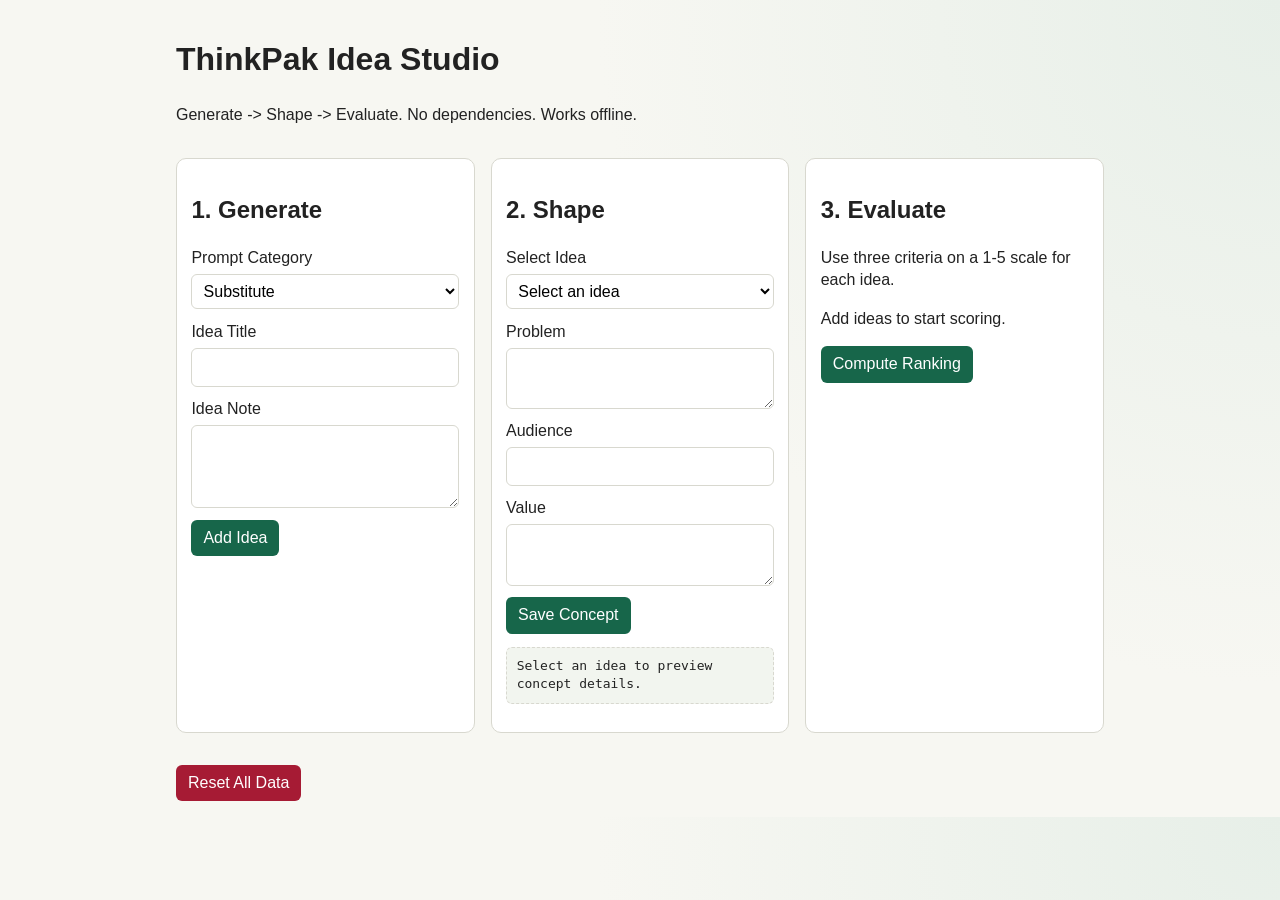
<file: specs/002-thinkpak-idea-studio/app/index.html>
<!doctype html>
<html lang="en">
  <head>
    <meta charset="UTF-8" />
    <meta name="viewport" content="width=device-width, initial-scale=1.0" />
    <title>ThinkPak Idea Studio</title>
    <link rel="stylesheet" href="styles.css" />
  </head>
  <body>
    <header>
      <h1>ThinkPak Idea Studio</h1>
      <p>Generate -> Shape -> Evaluate. No dependencies. Works offline.</p>
    </header>

    <main>
      <section aria-labelledby="generate-heading" class="panel">
        <h2 id="generate-heading">1. Generate</h2>
        <div class="row">
          <label for="promptCategory">Prompt Category</label>
          <select id="promptCategory">
            <option>Substitute</option>
            <option>Combine</option>
            <option>Adapt</option>
            <option>Eliminate</option>
            <option>Rearrange</option>
            <option>Reverse</option>
          </select>
        </div>
        <div class="row">
          <label for="ideaTitle">Idea Title</label>
          <input id="ideaTitle" type="text" maxlength="80" />
        </div>
        <div class="row">
          <label for="ideaNote">Idea Note</label>
          <textarea id="ideaNote" rows="3" maxlength="280"></textarea>
        </div>
        <button id="addIdea">Add Idea</button>
        <ul id="ideaList" class="list"></ul>
      </section>

      <section aria-labelledby="shape-heading" class="panel">
        <h2 id="shape-heading">2. Shape</h2>
        <div class="row">
          <label for="shapeIdeaSelect">Select Idea</label>
          <select id="shapeIdeaSelect"></select>
        </div>
        <div class="row">
          <label for="problem">Problem</label>
          <textarea id="problem" rows="2"></textarea>
        </div>
        <div class="row">
          <label for="audience">Audience</label>
          <input id="audience" type="text" maxlength="100" />
        </div>
        <div class="row">
          <label for="value">Value</label>
          <textarea id="value" rows="2"></textarea>
        </div>
        <button id="saveShape">Save Concept</button>
        <pre id="conceptPreview" class="preview"></pre>
      </section>

      <section aria-labelledby="evaluate-heading" class="panel">
        <h2 id="evaluate-heading">3. Evaluate</h2>
        <p>Use three criteria on a 1-5 scale for each idea.</p>
        <div id="scoreBoard"></div>
        <button id="computeRanking">Compute Ranking</button>
        <ol id="rankingList"></ol>
        <p id="winnerRationale" class="winner"></p>
      </section>
    </main>

    <footer>
      <button id="resetData" class="danger">Reset All Data</button>
    </footer>

    <script src="app.js"></script>
  </body>
</html>
</file>
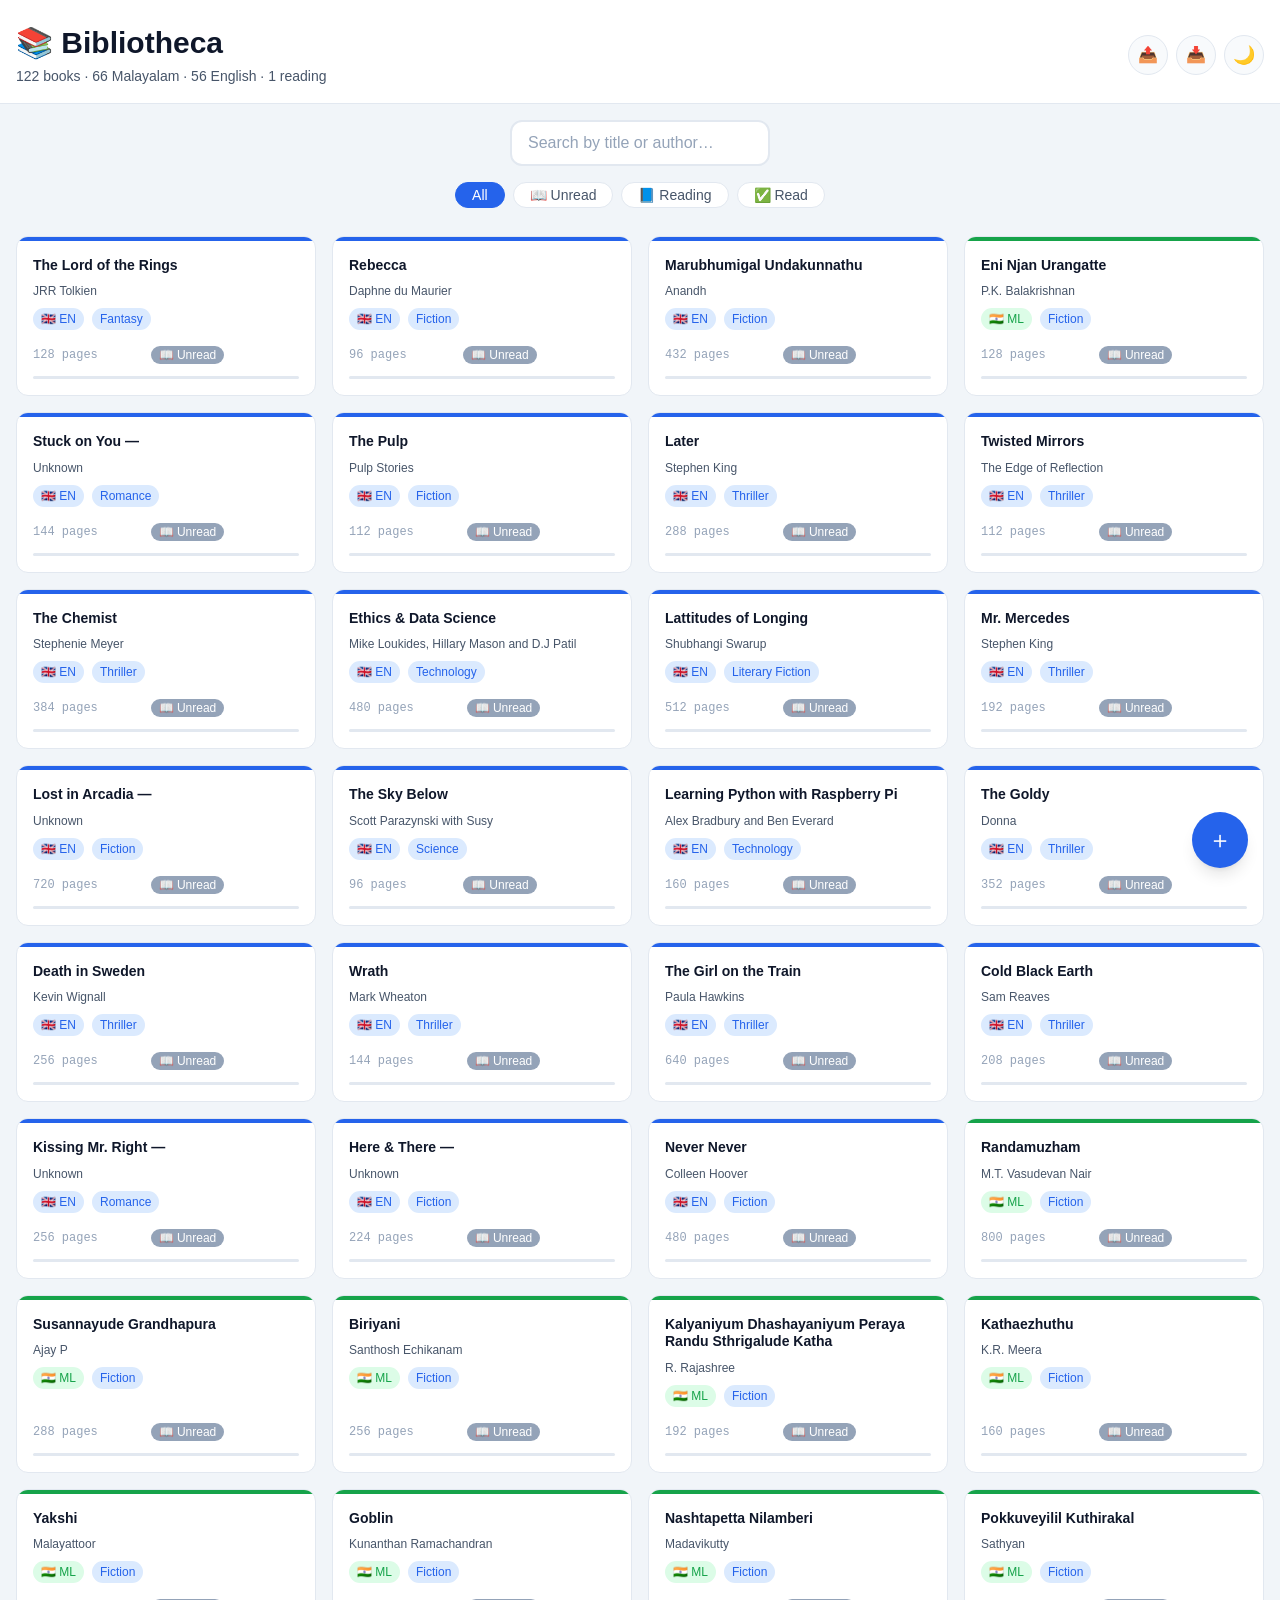
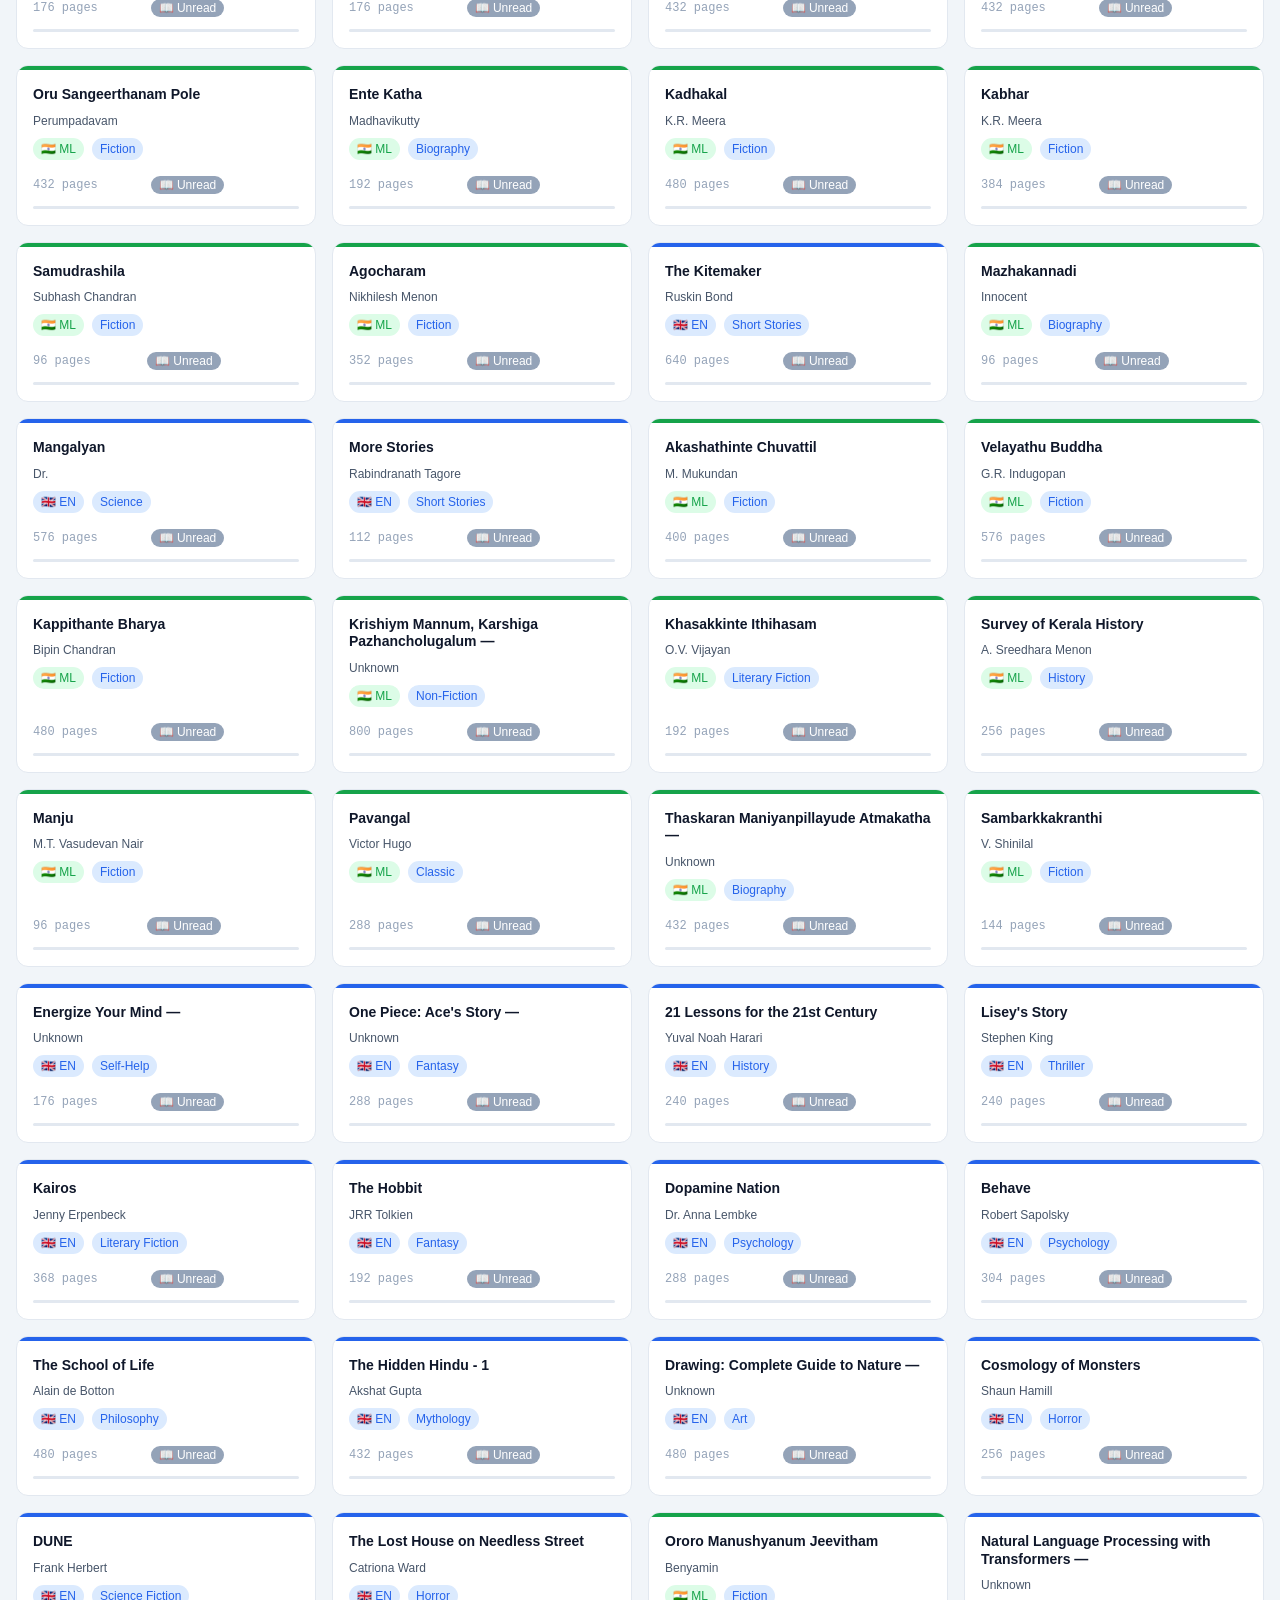
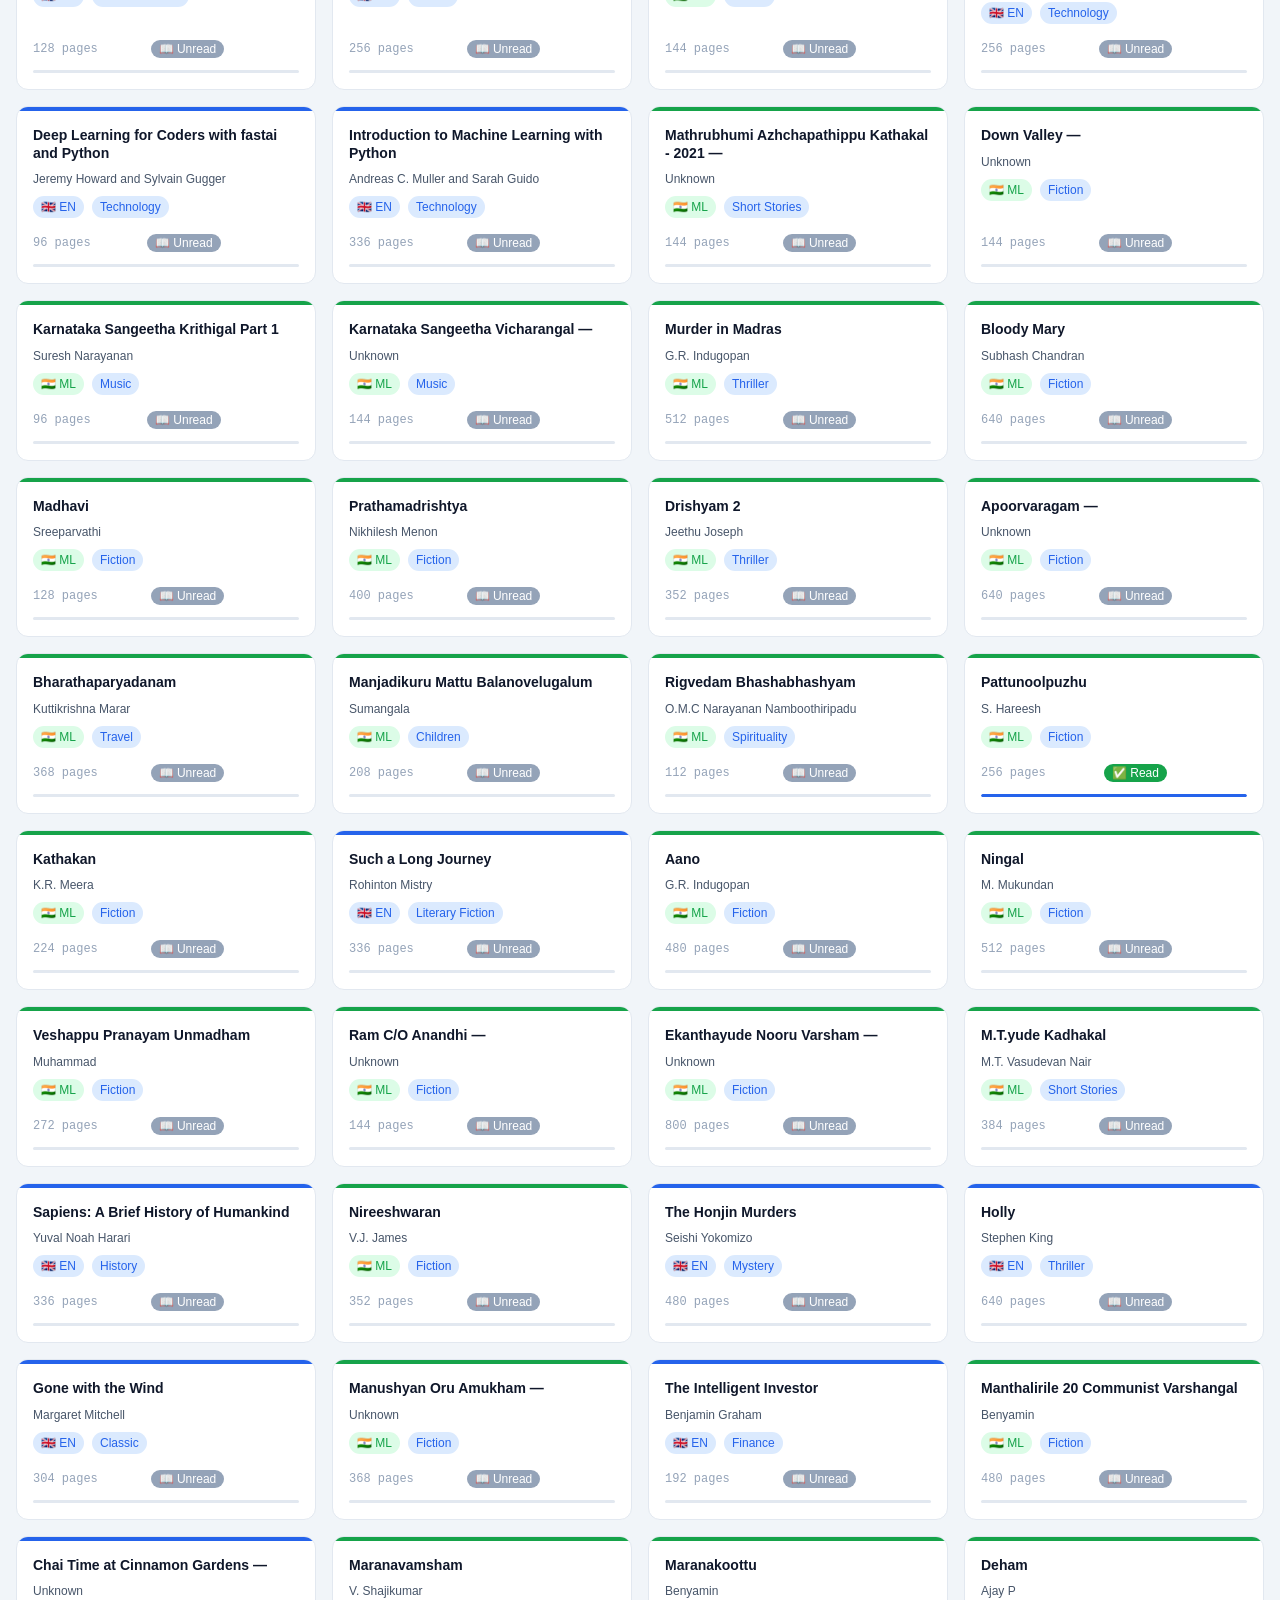
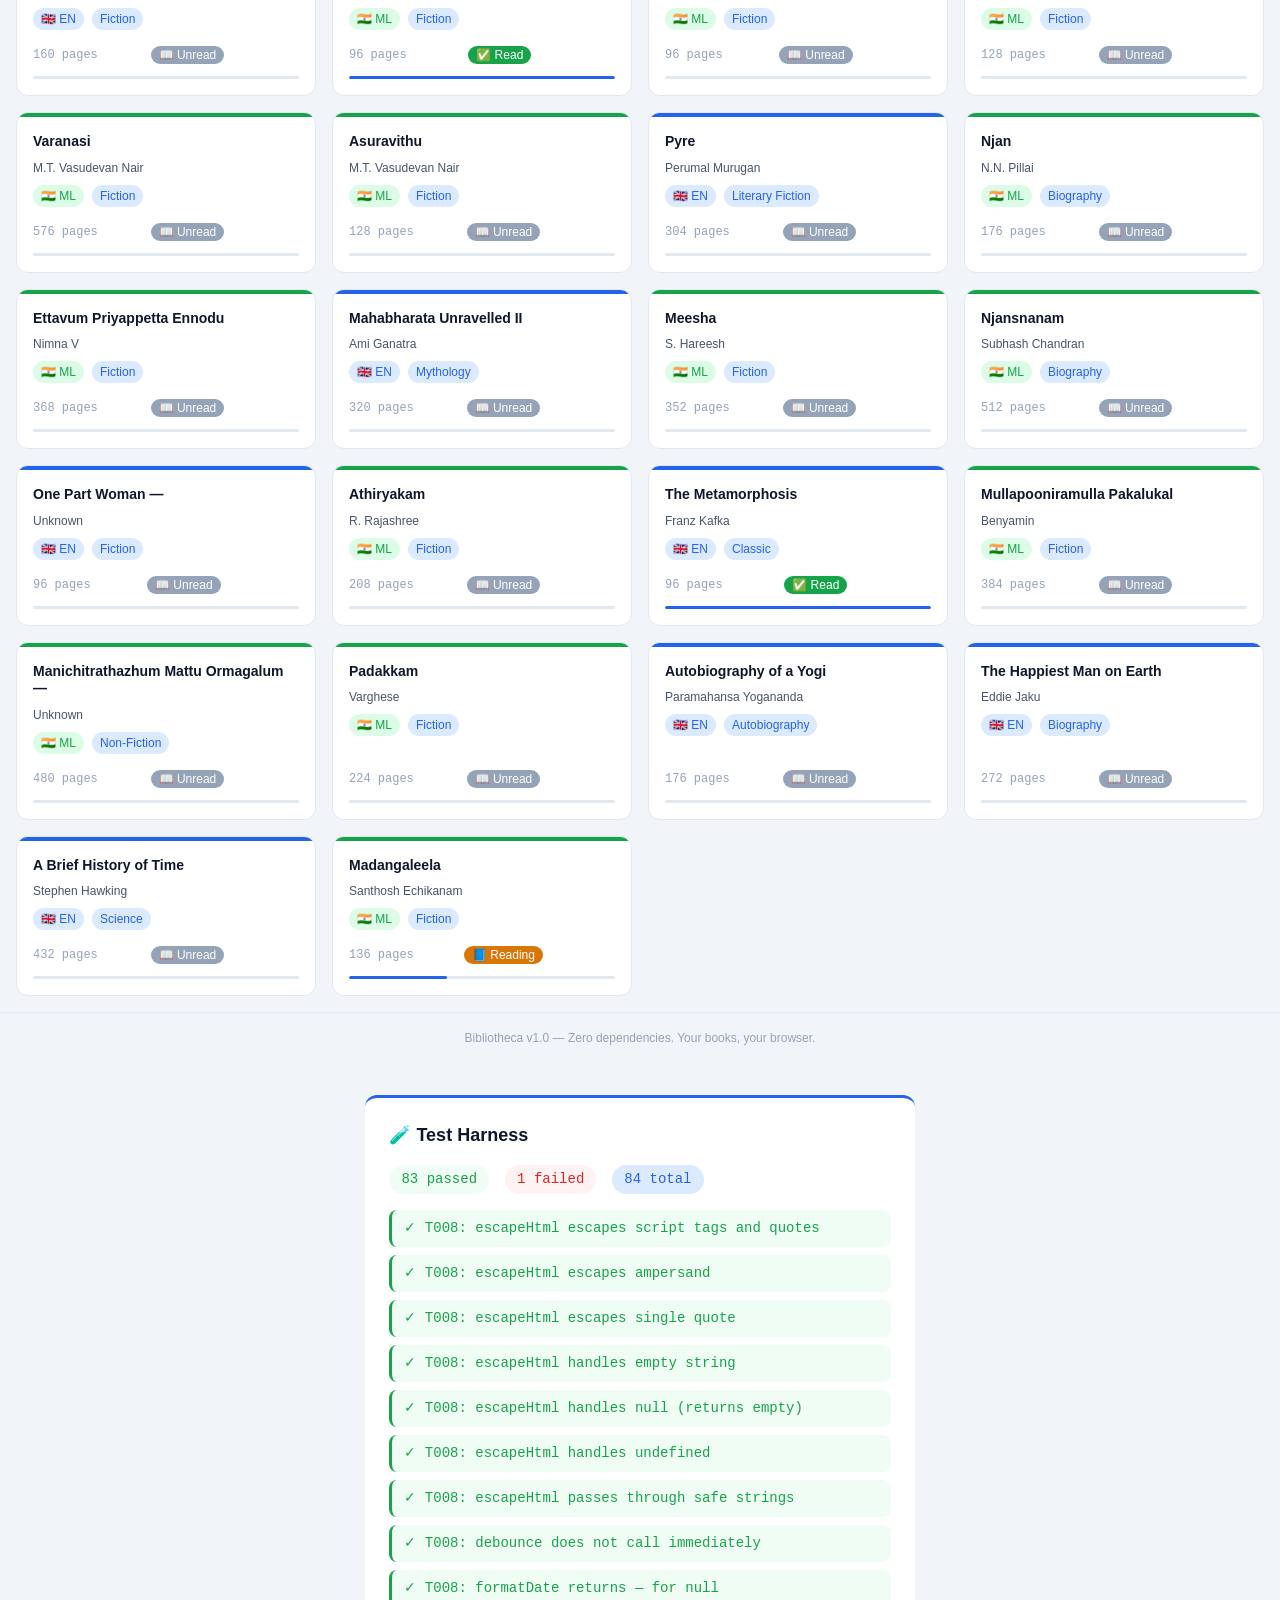
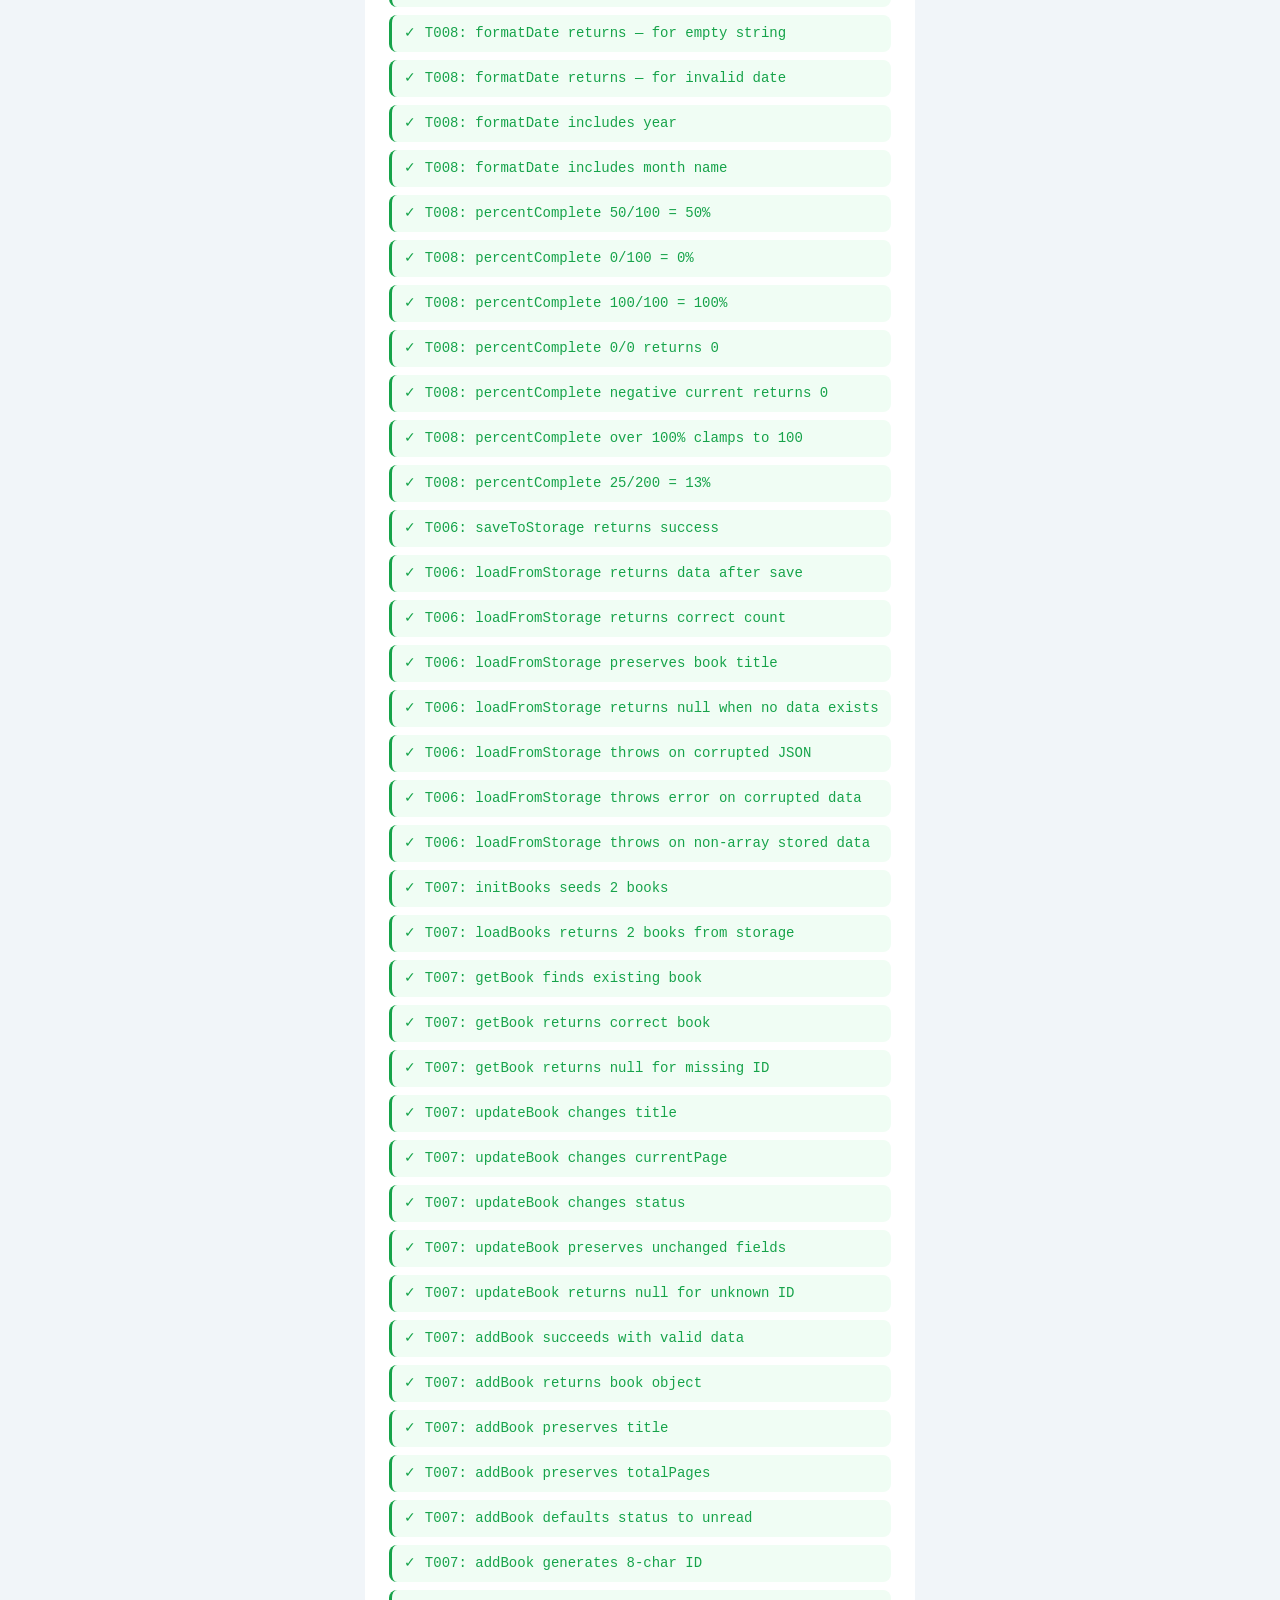
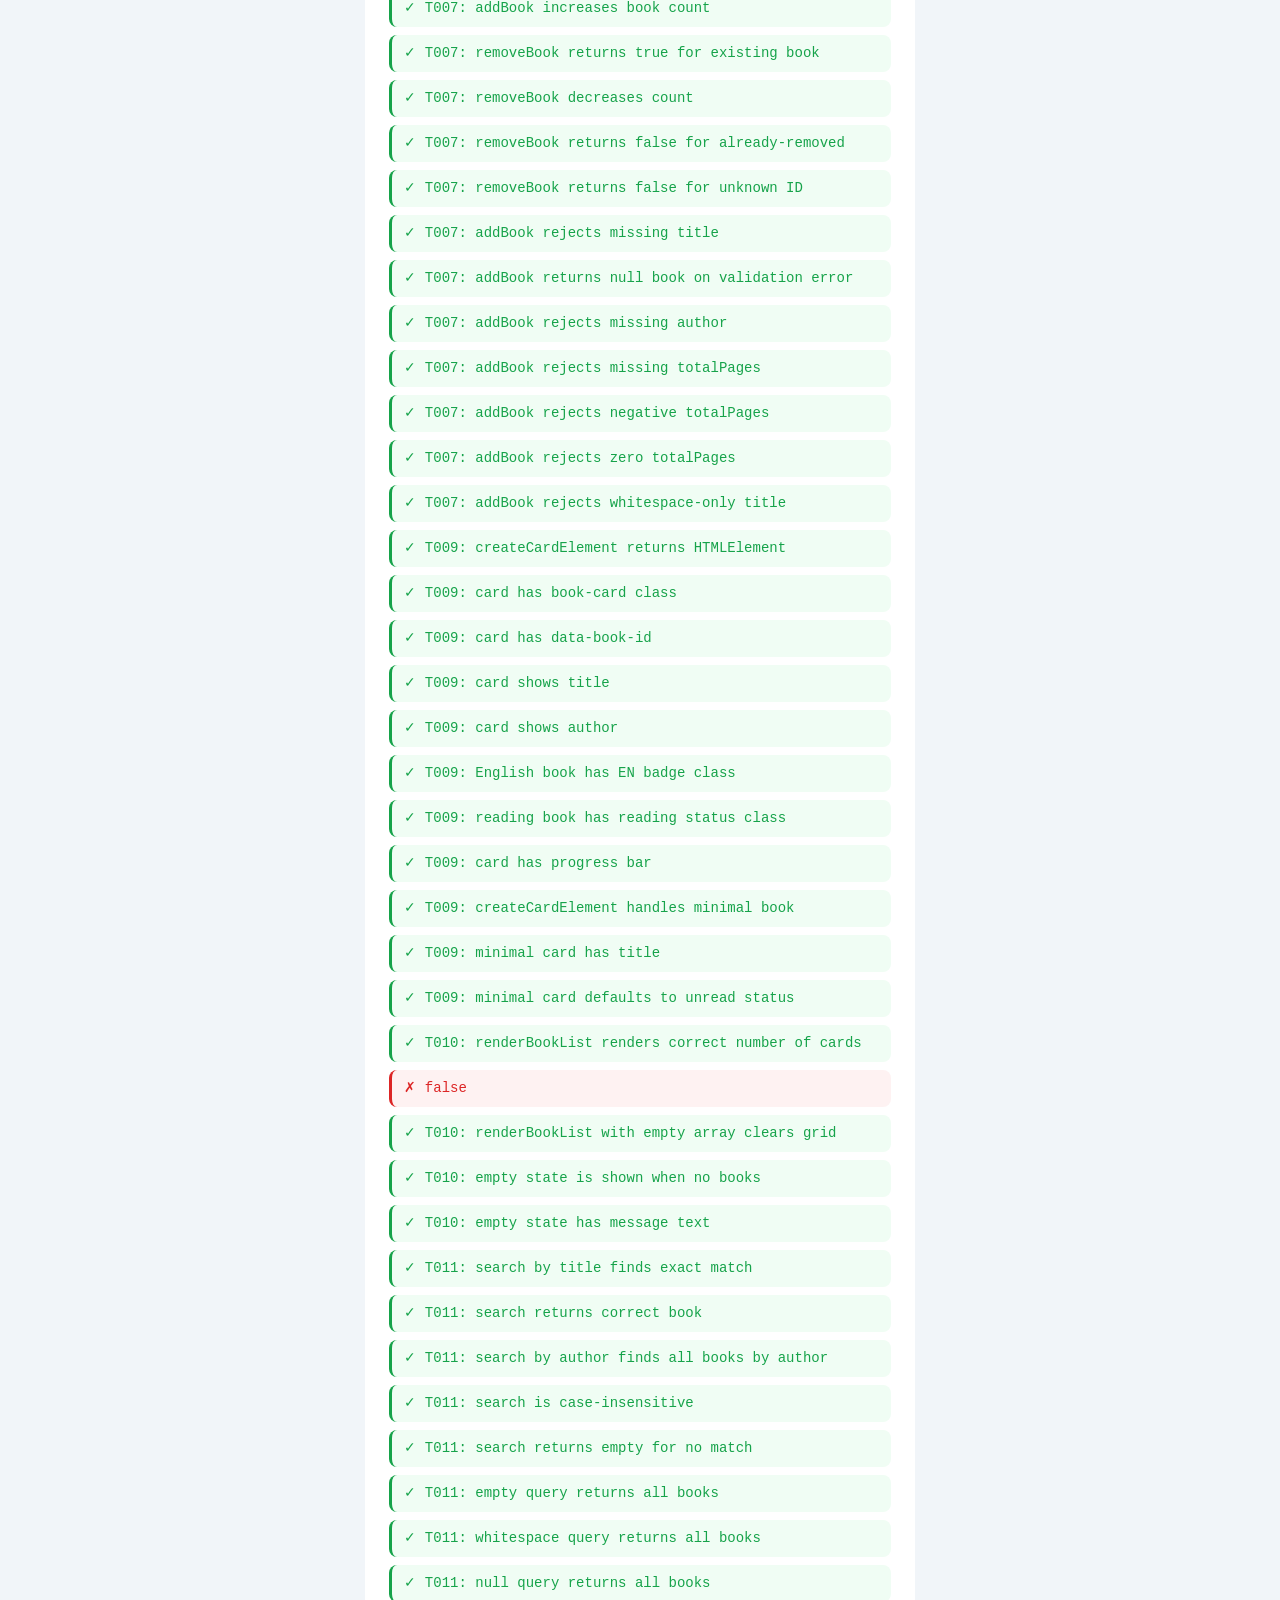
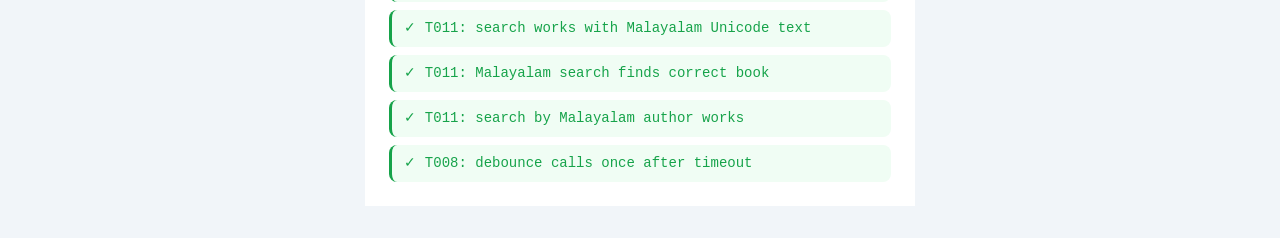
<file: specs/003-bibliotheca/app/index.html>
<!DOCTYPE html>
<html lang="en" data-theme="light">
<head>
  <meta charset="UTF-8">
  <meta name="viewport" content="width=device-width, initial-scale=1.0">
  <meta name="description" content="Bibliotheca — Personal Library Management System. Browse, search, and track 122 books.">
  <title>Bibliotheca — My Library</title>
  <link rel="stylesheet" href="styles.css">
</head>
<body>
  <!-- Skip navigation link for keyboard users -->
  <a href="#main-content" class="skip-link">Skip to main content</a>

  <!-- Header with app title -->
  <header class="app-header" role="banner">
    <div class="app-header-inner">
      <div>
        <h1 class="app-title">📚 Bibliotheca</h1>
        <p class="app-subtitle" id="library-stats">Loading your library…</p>
      </div>
      <div class="header-actions">
        <button
          id="export-btn"
          class="header-icon-btn"
          type="button"
          aria-label="Export library to JSON"
          title="Export library as JSON"
        >📤</button>
        <button
          id="import-btn"
          class="header-icon-btn"
          type="button"
          aria-label="Import library from JSON"
          title="Import library from JSON"
        >📥</button>
        <input
          type="file"
          id="import-file-input"
          accept=".json,application/json"
          aria-hidden="true"
          tabindex="-1"
          hidden
        >
        <button
          id="theme-toggle"
          class="theme-toggle"
          type="button"
          aria-label="Switch to dark mode"
          title="Toggle dark/light mode"
        >🌙</button>
      </div>
    </div>
  </header>

  <!-- Search: role="search" landmark per ARIA -->
  <div class="search-bar" role="search" aria-label="Search books">
    <label for="search-input" class="sr-only">Search by title or author</label>
    <input
      type="search"
      id="search-input"
      class="search-input"
      placeholder="Search by title or author…"
      aria-label="Search books by title or author"
      autocomplete="off"
    >
    <button
      class="search-clear"
      id="search-clear"
      aria-label="Clear search"
      type="button"
      hidden
    >&times;</button>
  </div>

  <!-- Filter bar -->
  <div class="filter-bar" role="group" aria-label="Filter books by status">
    <button class="filter-btn filter-btn--active" data-filter="all" type="button">All</button>
    <button class="filter-btn" data-filter="unread" type="button">📖 Unread</button>
    <button class="filter-btn" data-filter="reading" type="button">📘 Reading</button>
    <button class="filter-btn" data-filter="read" type="button">✅ Read</button>
  </div>

  <!-- Main content: book grid -->
  <main id="main-content" class="main-content">
    <!-- Book grid rendered here by app.js -->
    <div id="book-grid" class="book-grid" role="list" aria-label="Book library">
      <p class="loading-message">Loading your library…</p>
    </div>

    <!-- Empty state (hidden by default) -->
    <div id="empty-state" class="empty-state" hidden>
      <p class="empty-message"></p>
    </div>
  </main>

  <!-- Add Book FAB -->
  <button
    id="add-book-btn"
    class="fab"
    type="button"
    aria-label="Add new book"
    title="Add new book"
  >＋</button>

  <!-- Add Book Dialog -->
  <dialog id="add-book-dialog" aria-label="Add new book" aria-modal="true">
    <form id="add-book-form" novalidate>
      <h2 class="dialog-title">📖 Add Book</h2>
      <div class="form-group">
        <label for="form-title">Title <span class="required" aria-hidden="true">*</span></label>
        <input type="text" id="form-title" name="title" required autocomplete="off" placeholder="Book title">
      </div>
      <div class="form-group">
        <label for="form-author">Author <span class="required" aria-hidden="true">*</span></label>
        <input type="text" id="form-author" name="author" required autocomplete="off" placeholder="Author name">
      </div>
      <div class="form-row">
        <div class="form-group">
          <label for="form-language">Language</label>
          <select id="form-language" name="language">
            <option value="English">🇬🇧 English</option>
            <option value="Malayalam">🇮🇳 Malayalam</option>
          </select>
        </div>
        <div class="form-group">
          <label for="form-genre">Genre</label>
          <input type="text" id="form-genre" name="genre" placeholder="Fiction" autocomplete="off">
        </div>
      </div>
      <div class="form-group">
        <label for="form-pages">Total Pages <span class="required" aria-hidden="true">*</span></label>
        <input type="number" id="form-pages" name="totalPages" min="1" required placeholder="e.g. 320">
      </div>
      <div id="add-book-error" class="form-error" role="alert" hidden></div>
      <div class="form-actions">
        <button type="button" id="add-book-cancel" class="btn-secondary">Cancel</button>
        <button type="submit" class="btn-primary">Add Book</button>
      </div>
    </form>
  </dialog>

  <!-- Footer -->
  <footer class="app-footer" role="contentinfo">
    <p>Bibliotheca v1.0 — Zero dependencies. Your books, your browser.</p>
  </footer>

  <!-- Test harness: rendered inline, follows constitution TDD mandate -->
  <section id="test-harness" class="test-harness" aria-label="Test results" role="region">
    <h2 class="test-harness-title">🧪 Test Harness</h2>
    <div class="test-summary">
      <span id="test-pass-count" class="test-count test-pass">0 passed</span>
      <span id="test-fail-count" class="test-count test-fail">0 failed</span>
      <span id="test-total-count" class="test-count test-total">0 total</span>
    </div>
    <ol id="test-results" class="test-results" role="list"></ol>
  </section>

  <!-- Application module -->
  <script type="module" src="app.js"></script>
</body>
</html>
</file>
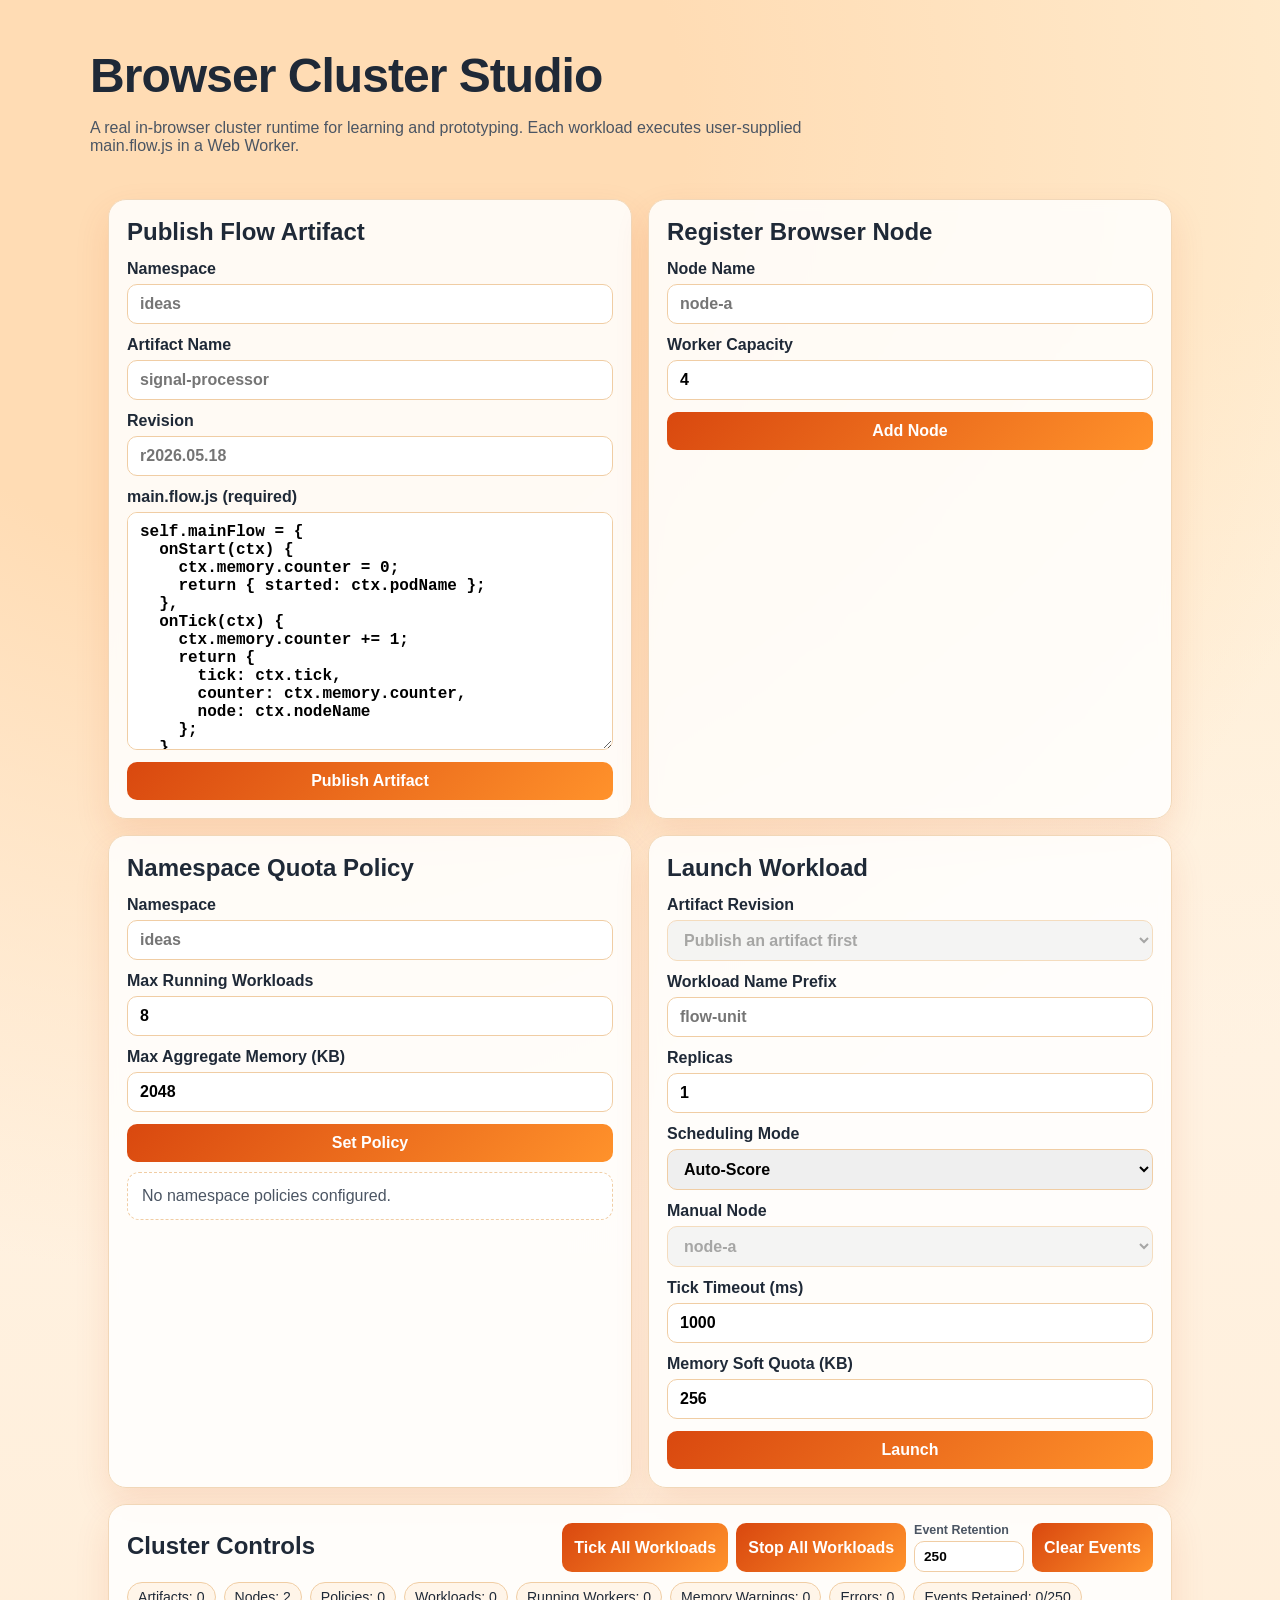
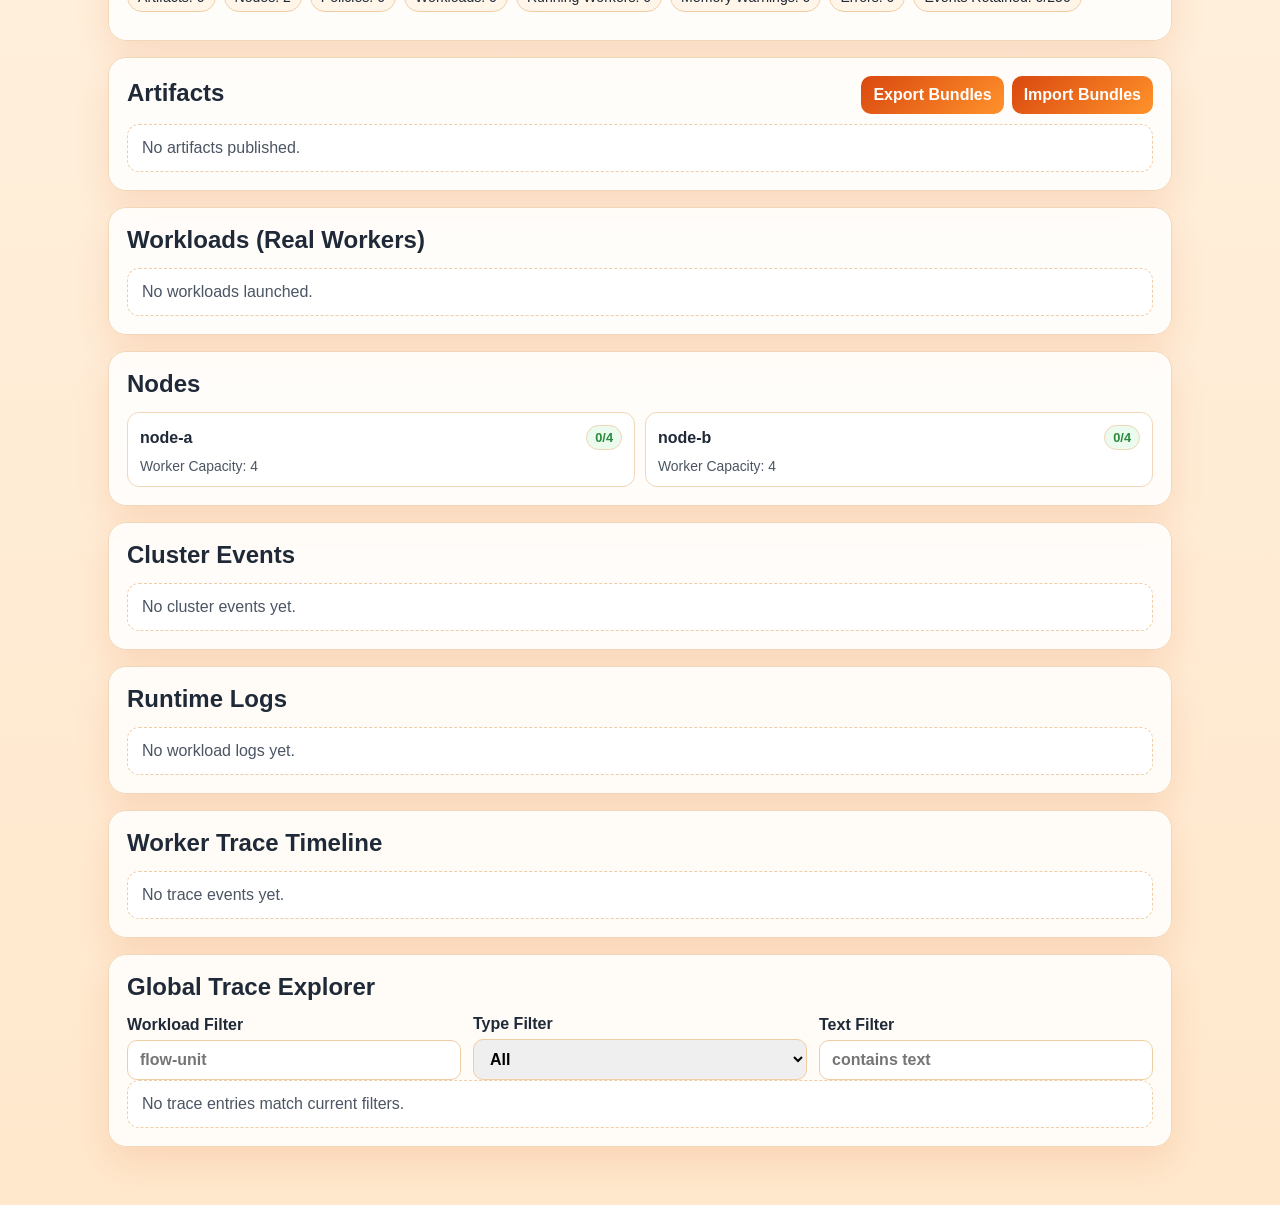
<file: specs/004-browser-k8s/app/index.html>
<!DOCTYPE html>
<html lang="en">
<head>
    <meta charset="UTF-8">
    <meta name="viewport" content="width=device-width, initial-scale=1.0">
    <title>Browser Cluster Studio</title>
    <link rel="stylesheet" href="styles.css">
</head>
<body>
    <header class="hero">
        <div class="hero-inner">
            <h1>Browser Cluster Studio</h1>
            <p>A real in-browser cluster runtime for learning and prototyping. Each workload executes user-supplied main.flow.js in a Web Worker.</p>
        </div>
    </header>

    <main class="layout" id="app-root">
        <section class="panel">
            <h2>Publish Flow Artifact</h2>
            <form id="artifact-form" class="stack">
                <label>
                    Namespace
                    <input type="text" name="namespace" placeholder="ideas" required>
                </label>
                <label>
                    Artifact Name
                    <input type="text" name="artifactName" placeholder="signal-processor" required>
                </label>
                <label>
                    Revision
                    <input type="text" name="revision" placeholder="r2026.05.18" required>
                </label>
                <label>
                    main.flow.js (required)
                    <textarea name="mainFlowSource" rows="12" spellcheck="false" required>self.mainFlow = {
  onStart(ctx) {
    ctx.memory.counter = 0;
    return { started: ctx.podName };
  },
  onTick(ctx) {
    ctx.memory.counter += 1;
    return {
      tick: ctx.tick,
      counter: ctx.memory.counter,
      node: ctx.nodeName
    };
  },
  onStop(ctx) {
    return { stoppedAtTick: ctx.tick };
  }
};</textarea>
                </label>
                <button type="submit">Publish Artifact</button>
            </form>
        </section>

        <section class="panel">
            <h2>Register Browser Node</h2>
            <form id="node-form" class="stack">
                <label>
                    Node Name
                    <input type="text" name="nodeName" placeholder="node-a" required>
                </label>
                <label>
                    Worker Capacity
                    <input type="number" name="workerCapacity" min="1" value="4" required>
                </label>
                <button type="submit">Add Node</button>
            </form>
        </section>

        <section class="panel">
            <h2>Namespace Quota Policy</h2>
            <form id="policy-form" class="stack">
                <label>
                    Namespace
                    <input type="text" name="namespace" placeholder="ideas" required>
                </label>
                <label>
                    Max Running Workloads
                    <input type="number" name="maxWorkers" min="1" value="8" required>
                </label>
                <label>
                    Max Aggregate Memory (KB)
                    <input type="number" name="maxMemoryKb" min="64" value="2048" required>
                </label>
                <button type="submit">Set Policy</button>
            </form>
            <div id="namespace-policy-list" class="registry-list"></div>
        </section>

        <section class="panel">
            <h2>Launch Workload</h2>
            <form id="workload-form" class="stack">
                <label>
                    Artifact Revision
                    <select name="artifactRef" id="artifact-ref" required></select>
                </label>
                <label>
                    Workload Name Prefix
                    <input type="text" name="prefix" placeholder="flow-unit" required>
                </label>
                <label>
                    Replicas
                    <input type="number" name="replicas" min="1" value="1" required>
                </label>
                <label>
                    Scheduling Mode
                    <select name="scheduleMode" id="schedule-mode">
                        <option value="auto">Auto-Score</option>
                        <option value="manual">Manual Node</option>
                    </select>
                </label>
                <label>
                    Manual Node
                    <select name="manualNode" id="manual-node"></select>
                </label>
                <label>
                    Tick Timeout (ms)
                    <input type="number" name="tickTimeoutMs" min="50" value="1000" required>
                </label>
                <label>
                    Memory Soft Quota (KB)
                    <input type="number" name="memorySoftQuotaKb" min="16" value="256" required>
                </label>
                <button type="submit">Launch</button>
            </form>
        </section>

        <section class="panel panel-wide">
            <div class="toolbar">
                <h2>Cluster Controls</h2>
                <div class="summary">
                    <button id="tick-all" type="button">Tick All Workloads</button>
                    <button id="stop-all" type="button">Stop All Workloads</button>
                    <label class="inline-control" for="events-retention">
                        Event Retention
                        <input id="events-retention" type="number" min="50" max="2000" step="50" value="250">
                    </label>
                    <button id="clear-events" type="button">Clear Events</button>
                </div>
            </div>
            <div id="cluster-summary" class="summary"></div>
        </section>

        <section class="panel panel-wide">
            <div class="toolbar">
                <h2>Artifacts</h2>
                <div class="summary">
                    <button id="export-artifacts" type="button">Export Bundles</button>
                    <button id="import-artifacts" type="button">Import Bundles</button>
                    <input id="artifact-import-file" type="file" accept="application/json" hidden>
                </div>
            </div>
            <div id="artifact-list" class="registry-list"></div>
        </section>

        <section class="panel panel-wide">
            <div class="toolbar">
                <h2>Workloads (Real Workers)</h2>
            </div>
            <div id="workload-list" class="registry-list"></div>
        </section>

        <section class="panel panel-wide">
            <div class="toolbar">
                <h2>Nodes</h2>
            </div>
            <div id="node-list" class="registry-list"></div>
        </section>

        <section class="panel panel-wide">
            <div class="toolbar">
                <h2>Cluster Events</h2>
            </div>
            <div id="event-list" class="registry-list"></div>
        </section>

        <section class="panel panel-wide">
            <div class="toolbar">
                <h2>Runtime Logs</h2>
            </div>
            <div id="log-list" class="registry-list"></div>
        </section>

        <section class="panel panel-wide">
            <div class="toolbar">
                <h2>Worker Trace Timeline</h2>
            </div>
            <div id="trace-list" class="registry-list"></div>
        </section>

        <section class="panel panel-wide">
            <div class="toolbar">
                <h2>Global Trace Explorer</h2>
            </div>
            <form id="trace-filter-form" class="stack service-grid">
                <label>
                    Workload Filter
                    <input type="text" id="trace-filter-workload" placeholder="flow-unit">
                </label>
                <label>
                    Type Filter
                    <select id="trace-filter-type">
                        <option value="">All</option>
                        <option value="schedule">schedule</option>
                        <option value="start">start</option>
                        <option value="tick">tick</option>
                        <option value="memoryWarn">memoryWarn</option>
                        <option value="memoryRecover">memoryRecover</option>
                        <option value="stop">stop</option>
                        <option value="error">error</option>
                    </select>
                </label>
                <label>
                    Text Filter
                    <input type="text" id="trace-filter-text" placeholder="contains text">
                </label>
            </form>
            <div id="global-trace-list" class="registry-list"></div>
        </section>
    </main>

    <script src="app.js"></script>
</body>
</html>
</file>
<file: specs/002-thinkpak-idea-studio/app/styles.css>
:root {
  --bg: #f7f7f2;
  --ink: #222222;
  --panel: #ffffff;
  --line: #d8d8cf;
  --accent: #17664a;
  --danger: #a61b34;
}

* {
  box-sizing: border-box;
}

body {
  margin: 0;
  font-family: "Segoe UI", Tahoma, sans-serif;
  color: var(--ink);
  background: radial-gradient(circle at top right, #e7efe8, var(--bg) 45%);
  line-height: 1.4;
}

header,
footer {
  max-width: 960px;
  margin: 0 auto;
  padding: 1rem;
}

main {
  max-width: 960px;
  margin: 0 auto;
  display: grid;
  gap: 1rem;
  grid-template-columns: repeat(auto-fit, minmax(270px, 1fr));
  padding: 0 1rem 1rem;
}

.panel {
  background: var(--panel);
  border: 1px solid var(--line);
  border-radius: 10px;
  padding: 0.9rem;
}

.row {
  display: grid;
  gap: 0.3rem;
  margin-bottom: 0.7rem;
}

input,
textarea,
select,
button {
  font: inherit;
}

input,
textarea,
select {
  width: 100%;
  border: 1px solid var(--line);
  border-radius: 6px;
  padding: 0.45rem;
  background: #fff;
}

button {
  border: 0;
  border-radius: 6px;
  padding: 0.45rem 0.75rem;
  background: var(--accent);
  color: #fff;
  cursor: pointer;
}

button.danger {
  background: var(--danger);
}

.list {
  margin: 0.6rem 0 0;
  padding-left: 1rem;
}

.preview {
  background: #f2f5ef;
  border: 1px dashed var(--line);
  border-radius: 6px;
  padding: 0.6rem;
  white-space: pre-wrap;
}

.winner {
  font-weight: 600;
}
</file>
<file: specs/003-bibliotheca/app/styles.css>
/* ==========================================================================
   Bibliotheca — Design Tokens & Base Styles
   Zero dependencies. Custom properties for everything.
   ========================================================================== */

/* ── Base Reset ─────────────────────────────────────────────────────────── */
*,
*::before,
*::after {
  box-sizing: border-box;
  margin: 0;
  padding: 0;
}

/* ── CSS Custom Properties ──────────────────────────────────────────────── */
:root {
  /* Color palette */
  --color-primary: #2563eb;          /* Blue 600 — primary actions */
  --color-primary-hover: #1d4ed8;    /* Blue 700 */
  --color-primary-light: #dbeafe;    /* Blue 100 — subtle backgrounds */

  --color-surface: #ffffff;          /* Card/panel backgrounds */
  --color-surface-alt: #f8fafc;      /* Alternate surface (subtle gray) */
  --color-background: #f1f5f9;       /* Page background */

  --color-text: #0f172a;             /* Slate 900 — primary text */
  --color-text-secondary: #475569;   /* Slate 600 — secondary text */
  --color-text-muted: #94a3b8;       /* Slate 400 — muted/placeholder */

  --color-border: #e2e8f0;           /* Slate 200 — borders, dividers */
  --color-border-focus: #2563eb;     /* Focus ring color */

  /* Accent: language badges */
  --color-accent-ml: #16a34a;        /* Green 600 — Malayalam */
  --color-accent-ml-bg: #dcfce7;     /* Green 100 */
  --color-accent-en: #2563eb;        /* Blue 600 — English */
  --color-accent-en-bg: #dbeafe;     /* Blue 100 */

  /* Status colors */
  --color-status-unread: #94a3b8;    /* Slate 400 — Unread */
  --color-status-reading: #d97706;   /* Amber 600 — Reading */
  --color-status-read: #16a34a;      /* Green 600 — Read */

  /* Feedback */
  --color-success: #16a34a;          /* Green 600 */
  --color-warning: #d97706;          /* Amber 600 */
  --color-error: #dc2626;            /* Red 600 */
  --color-error-bg: #fef2f2;         /* Red 50 */

  /* Test harness */
  --color-test-pass: #16a34a;
  --color-test-pass-bg: #f0fdf4;
  --color-test-fail: #dc2626;
  --color-test-fail-bg: #fef2f2;

  /* Spacing scale (4px base) */
  --space-1: 0.25rem;   /* 4px */
  --space-2: 0.5rem;    /* 8px */
  --space-3: 0.75rem;   /* 12px */
  --space-4: 1rem;      /* 16px */
  --space-5: 1.25rem;   /* 20px */
  --space-6: 1.5rem;    /* 24px */
  --space-8: 2rem;      /* 32px */
  --space-10: 2.5rem;   /* 40px */
  --space-12: 3rem;     /* 48px */
  --space-16: 4rem;     /* 64px */

  /* Typography */
  --font-sans: -apple-system, BlinkMacSystemFont, "Segoe UI", Roboto,
               "Noto Sans", "Noto Sans Malayalam", Oxygen, Ubuntu, Cantarell,
               "Fira Sans", "Droid Sans", "Helvetica Neue", sans-serif;
  --font-mono: "SF Mono", "Fira Code", "Fira Mono", "Roboto Mono",
               "Cascadia Code", Consolas, monospace;

  --text-xs: 0.75rem;    /* 12px */
  --text-sm: 0.875rem;   /* 14px */
  --text-base: 1rem;     /* 16px */
  --text-lg: 1.125rem;   /* 18px */
  --text-xl: 1.25rem;    /* 20px */
  --text-2xl: 1.5rem;    /* 24px */
  --text-3xl: 1.875rem;  /* 30px */

  --leading-tight: 1.25;
  --leading-normal: 1.5;
  --leading-relaxed: 1.75;

  --font-normal: 400;
  --font-medium: 500;
  --font-semibold: 600;
  --font-bold: 700;

  /* Borders & Radius */
  --radius-sm: 0.25rem;   /* 4px */
  --radius-md: 0.5rem;    /* 8px */
  --radius-lg: 0.75rem;   /* 12px */
  --radius-xl: 1rem;      /* 16px */
  --radius-full: 9999px;

  /* Shadows */
  --shadow-sm: 0 1px 2px 0 rgb(0 0 0 / 0.05);
  --shadow-md: 0 4px 6px -1px rgb(0 0 0 / 0.1), 0 2px 4px -2px rgb(0 0 0 / 0.1);
  --shadow-lg: 0 10px 15px -3px rgb(0 0 0 / 0.1), 0 4px 6px -4px rgb(0 0 0 / 0.1);

  /* Transitions */
  --transition-fast: 150ms ease;
  --transition-normal: 250ms ease;
  --transition-slow: 350ms ease;

  /* Layout */
  --max-width: 80rem;     /* 1280px */
  --header-height: 4rem;
}

/* ── Dark Theme ──────────────────────────────────────────────────────────── */
[data-theme="dark"] {
  --color-surface: #1e293b;
  --color-surface-alt: #0f172a;
  --color-background: #020617;
  --color-text: #f1f5f9;
  --color-text-secondary: #94a3b8;
  --color-text-muted: #64748b;
  --color-border: #334155;
  --color-border-focus: #60a5fa;
  --color-primary-light: #1e3a5f;
  --color-accent-ml-bg: #14532d;
  --color-accent-en-bg: #1e3a5f;
  --color-error-bg: #450a0a;
  --color-test-pass-bg: #14532d;
  --color-test-fail-bg: #450a0a;
}

/* ── Document ────────────────────────────────────────────────────────────── */
html {
  font-size: 16px;
  scroll-behavior: smooth;
}

body {
  font-family: var(--font-sans);
  font-size: var(--text-base);
  line-height: var(--leading-normal);
  color: var(--color-text);
  background-color: var(--color-background);
  min-height: 100vh;
  display: flex;
  flex-direction: column;
}

/* ── Accessibility: Skip Link ────────────────────────────────────────────── */
.skip-link {
  position: absolute;
  top: -100%;
  left: var(--space-4);
  padding: var(--space-2) var(--space-4);
  background: var(--color-primary);
  color: white;
  border-radius: var(--radius-md);
  z-index: 1000;
  text-decoration: none;
  font-weight: var(--font-medium);
}
.skip-link:focus {
  top: var(--space-2);
}

/* ── Screen Reader Only ──────────────────────────────────────────────────── */
.sr-only {
  position: absolute;
  width: 1px;
  height: 1px;
  padding: 0;
  margin: -1px;
  overflow: hidden;
  clip: rect(0, 0, 0, 0);
  white-space: nowrap;
  border-width: 0;
}

/* ── Header ──────────────────────────────────────────────────────────────── */
.app-header {
  background: var(--color-surface);
  border-bottom: 1px solid var(--color-border);
  padding: var(--space-6) var(--space-4) var(--space-4);
}

.app-header-inner {
  max-width: var(--max-width);
  margin: 0 auto;
  display: flex;
  align-items: center;
  justify-content: space-between;
  gap: var(--space-4);
}

.app-title {
  font-size: var(--text-3xl);
  font-weight: var(--font-bold);
  color: var(--color-text);
  line-height: var(--leading-tight);
}

.app-subtitle {
  font-size: var(--text-sm);
  color: var(--color-text-secondary);
  margin-top: var(--space-1);
}

/* ── Search Bar ──────────────────────────────────────────────────────────── */
.search-bar {
  max-width: var(--max-width);
  margin: 0 auto;
  padding: var(--space-4);
  position: relative;
}

.search-input {
  width: 100%;
  padding: var(--space-3) var(--space-10) var(--space-3) var(--space-4);
  font-size: var(--text-base);
  font-family: var(--font-sans);
  border: 2px solid var(--color-border);
  border-radius: var(--radius-lg);
  background: var(--color-surface);
  color: var(--color-text);
  transition: border-color var(--transition-fast);
  outline: none;
}

.search-input:focus {
  border-color: var(--color-border-focus);
  box-shadow: 0 0 0 3px var(--color-primary-light);
}

.search-input::placeholder {
  color: var(--color-text-muted);
}

.search-clear {
  position: absolute;
  right: calc(var(--space-4) + var(--space-2));
  top: 50%;
  transform: translateY(-50%);
  background: none;
  border: none;
  font-size: var(--text-xl);
  color: var(--color-text-muted);
  cursor: pointer;
  padding: var(--space-1);
  line-height: 1;
  border-radius: var(--radius-full);
  transition: color var(--transition-fast);
}

.search-clear:hover {
  color: var(--color-text);
}

/* ── Main Content ────────────────────────────────────────────────────────── */
.main-content {
  flex: 1;
  max-width: var(--max-width);
  margin: 0 auto;
  padding: var(--space-4);
  width: 100%;
}

/* ── Book Grid ───────────────────────────────────────────────────────────── */
.book-grid {
  display: grid;
  grid-template-columns: repeat(4, 1fr);
  gap: var(--space-4);
}

/* ── Book Card ───────────────────────────────────────────────────────────── */
.book-card {
  background: var(--color-surface);
  border: 1px solid var(--color-border);
  border-radius: var(--radius-lg);
  overflow: hidden;
  transition: transform var(--transition-fast), box-shadow var(--transition-fast);
  display: flex;
  flex-direction: column;
}

.book-card:hover {
  transform: translateY(-2px);
  box-shadow: var(--shadow-md);
}

.book-card:focus-within {
  box-shadow: 0 0 0 3px var(--color-primary-light);
}

.book-card-accent {
  height: 4px;
  width: 100%;
}

.book-card-accent--ml { background: var(--color-accent-ml); }
.book-card-accent--en { background: var(--color-accent-en); }

.book-card-body {
  padding: var(--space-4);
  display: flex;
  flex-direction: column;
  gap: var(--space-2);
  flex: 1;
}

.book-card-title {
  font-size: var(--text-sm);
  font-weight: var(--font-semibold);
  line-height: var(--leading-tight);
  display: -webkit-box;
  -webkit-line-clamp: 2;
  -webkit-box-orient: vertical;
  overflow: hidden;
  color: var(--color-text);
}

.book-card-author {
  font-size: var(--text-xs);
  color: var(--color-text-secondary);
  white-space: nowrap;
  overflow: hidden;
  text-overflow: ellipsis;
}

.book-card-meta {
  display: flex;
  gap: var(--space-2);
  flex-wrap: wrap;
}

.book-card-badge {
  font-size: var(--text-xs);
  font-weight: var(--font-medium);
  padding: 2px var(--space-2);
  border-radius: var(--radius-full);
}

.badge-lang--ml { background: var(--color-accent-ml-bg); color: var(--color-accent-ml); }
.badge-lang--en { background: var(--color-accent-en-bg); color: var(--color-accent-en); }
.badge-genre { background: var(--color-primary-light); color: var(--color-primary); }

.book-card-footer {
  display: flex;
  justify-content: space-between;
  align-items: center;
  margin-top: auto;
  padding-top: var(--space-2);
}

.book-card-pages {
  font-size: var(--text-xs);
  color: var(--color-text-muted);
  font-family: var(--font-mono);
}

.book-card-status {
  font-size: var(--text-xs);
  font-weight: var(--font-medium);
  border: none;
  background: none;
  cursor: pointer;
  padding: 2px var(--space-2);
  border-radius: var(--radius-full);
  transition: background var(--transition-fast);
  font-family: var(--font-sans);
  color: inherit;
}

.status--unread { background: var(--color-status-unread); color: white; }
.status--reading { background: var(--color-status-reading); color: white; }
.status--read { background: var(--color-status-read); color: white; }

.book-card-status:hover { opacity: 0.85; }

.book-card-progress {
  height: 3px;
  background: var(--color-border);
  border-radius: var(--radius-full);
  overflow: hidden;
  margin-top: var(--space-1);
}

.book-card-progress-fill {
  height: 100%;
  background: var(--color-primary);
  border-radius: var(--radius-full);
  transition: width var(--transition-slow);
}

/* Responsive: 3 columns */
@media (max-width: 1200px) {
  .book-grid { grid-template-columns: repeat(3, 1fr); }
}

/* Responsive: 2 columns */
@media (max-width: 900px) {
  .book-grid { grid-template-columns: repeat(2, 1fr); }
}

/* Responsive: 1 column */
@media (max-width: 600px) {
  .book-grid { grid-template-columns: 1fr; }
  .app-title { font-size: var(--text-2xl); }
}

/* ── Loading / Empty States ──────────────────────────────────────────────── */
.loading-message,
.empty-message {
  grid-column: 1 / -1;
  text-align: center;
  padding: var(--space-12) var(--space-4);
  color: var(--color-text-secondary);
  font-size: var(--text-lg);
}

.empty-state {
  text-align: center;
  padding: var(--space-8);
}

/* ── Footer ──────────────────────────────────────────────────────────────── */
.app-footer {
  text-align: center;
  padding: var(--space-4);
  color: var(--color-text-muted);
  font-size: var(--text-xs);
  border-top: 1px solid var(--color-border);
}

/* ── Test Harness ────────────────────────────────────────────────────────── */
.test-harness {
  max-width: var(--max-width);
  margin: var(--space-8) auto;
  padding: var(--space-6);
  background: var(--color-surface);
  border-top: 3px solid var(--color-primary);
  border-radius: var(--radius-lg) var(--radius-lg) 0 0;
}

.test-harness-title {
  font-size: var(--text-lg);
  font-weight: var(--font-semibold);
  margin-bottom: var(--space-4);
}

.test-summary {
  display: flex;
  gap: var(--space-4);
  margin-bottom: var(--space-4);
  flex-wrap: wrap;
}

.test-count {
  padding: var(--space-1) var(--space-3);
  border-radius: var(--radius-full);
  font-size: var(--text-sm);
  font-weight: var(--font-medium);
  font-family: var(--font-mono);
}

.test-pass {
  background: var(--color-test-pass-bg);
  color: var(--color-test-pass);
}

.test-fail {
  background: var(--color-test-fail-bg);
  color: var(--color-test-fail);
}

.test-total {
  background: var(--color-primary-light);
  color: var(--color-primary);
}

.test-results {
  list-style: none;
  display: flex;
  flex-direction: column;
  gap: var(--space-2);
}

.test-result {
  padding: var(--space-2) var(--space-3);
  border-radius: var(--radius-md);
  font-size: var(--text-sm);
  font-family: var(--font-mono);
  border-left: 3px solid transparent;
}

.test-result--pass {
  background: var(--color-test-pass-bg);
  border-left-color: var(--color-test-pass);
  color: var(--color-test-pass);
}

.test-result--fail {
  background: var(--color-test-fail-bg);
  border-left-color: var(--color-test-fail);
  color: var(--color-test-fail);
}

.test-result--fail .test-detail {
  margin-top: var(--space-1);
  font-size: var(--text-xs);
  opacity: 0.8;
}

/* ── Focus Styles (Global) ───────────────────────────────────────────────── */
:focus-visible {
  outline: 2px solid var(--color-border-focus);
  outline-offset: 2px;
}

/* ── Selection ───────────────────────────────────────────────────────────── */
::selection {
  background: var(--color-primary-light);
  color: var(--color-text);
}

/* ── Header Actions ──────────────────────────────────────────────────────── */
.header-actions {
  display: flex;
  align-items: center;
  gap: var(--space-2);
}

/* ── Header Icon Buttons (export / import) ───────────────────────────────── */
.header-icon-btn {
  background: var(--color-surface-alt);
  border: 1px solid var(--color-border);
  border-radius: var(--radius-full);
  width: 2.5rem;
  height: 2.5rem;
  font-size: var(--text-base);
  cursor: pointer;
  display: flex;
  align-items: center;
  justify-content: center;
  flex-shrink: 0;
  transition: background var(--transition-fast), border-color var(--transition-fast);
  line-height: 1;
}

.header-icon-btn:hover {
  background: var(--color-primary-light);
  border-color: var(--color-primary);
}

/* ── Theme Toggle ────────────────────────────────────────────────────────── */
.theme-toggle {
  background: var(--color-surface-alt);
  border: 1px solid var(--color-border);
  border-radius: var(--radius-full);
  width: 2.5rem;
  height: 2.5rem;
  font-size: var(--text-lg);
  cursor: pointer;
  display: flex;
  align-items: center;
  justify-content: center;
  flex-shrink: 0;
  transition: background var(--transition-fast), border-color var(--transition-fast);
  line-height: 1;
}

.theme-toggle:hover {
  background: var(--color-primary-light);
  border-color: var(--color-primary);
}

/* ── Filter Bar ──────────────────────────────────────────────────────────── */
.filter-bar {
  max-width: var(--max-width);
  margin: 0 auto;
  padding: 0 var(--space-4) var(--space-3);
  display: flex;
  gap: var(--space-2);
  flex-wrap: wrap;
}

.filter-btn {
  padding: var(--space-1) var(--space-4);
  font-size: var(--text-sm);
  font-family: var(--font-sans);
  font-weight: var(--font-medium);
  border: 1px solid var(--color-border);
  border-radius: var(--radius-full);
  background: var(--color-surface);
  color: var(--color-text-secondary);
  cursor: pointer;
  transition: background var(--transition-fast), color var(--transition-fast), border-color var(--transition-fast);
}

.filter-btn:hover {
  background: var(--color-primary-light);
  border-color: var(--color-primary);
  color: var(--color-primary);
}

.filter-btn--active {
  background: var(--color-primary);
  border-color: var(--color-primary);
  color: white;
}

.filter-btn--active:hover {
  background: var(--color-primary-hover);
  color: white;
}

/* ── Add Book FAB ────────────────────────────────────────────────────────── */
.fab {
  position: fixed;
  bottom: var(--space-8);
  right: var(--space-8);
  width: 3.5rem;
  height: 3.5rem;
  border-radius: var(--radius-full);
  background: var(--color-primary);
  color: white;
  font-size: var(--text-2xl);
  border: none;
  cursor: pointer;
  box-shadow: var(--shadow-lg);
  display: flex;
  align-items: center;
  justify-content: center;
  transition: background var(--transition-fast), transform var(--transition-fast), box-shadow var(--transition-fast);
  z-index: 100;
  line-height: 1;
}

.fab:hover {
  background: var(--color-primary-hover);
  transform: scale(1.08);
  box-shadow: 0 16px 24px -4px rgb(0 0 0 / 0.18);
}

/* ── Add Book Dialog ─────────────────────────────────────────────────────── */
dialog {
  border: none;
  border-radius: var(--radius-xl);
  padding: 0;
  width: min(480px, calc(100vw - 2rem));
  box-shadow: var(--shadow-lg);
  background: var(--color-surface);
  color: var(--color-text);
}

dialog::backdrop {
  background: rgb(0 0 0 / 0.5);
  backdrop-filter: blur(2px);
}

.dialog-title {
  font-size: var(--text-xl);
  font-weight: var(--font-semibold);
  padding: var(--space-6) var(--space-6) 0;
  margin-bottom: var(--space-4);
}

#add-book-form {
  display: flex;
  flex-direction: column;
  gap: var(--space-4);
  padding: 0 var(--space-6) var(--space-6);
}

.form-group {
  display: flex;
  flex-direction: column;
  gap: var(--space-1);
}

.form-row {
  display: grid;
  grid-template-columns: 1fr 1fr;
  gap: var(--space-3);
}

.form-group label {
  font-size: var(--text-sm);
  font-weight: var(--font-medium);
  color: var(--color-text-secondary);
}

.required {
  color: var(--color-error);
}

.form-group input,
.form-group select {
  padding: var(--space-2) var(--space-3);
  font-size: var(--text-base);
  font-family: var(--font-sans);
  border: 1px solid var(--color-border);
  border-radius: var(--radius-md);
  background: var(--color-surface);
  color: var(--color-text);
  transition: border-color var(--transition-fast);
  outline: none;
}

.form-group input:focus,
.form-group select:focus {
  border-color: var(--color-border-focus);
  box-shadow: 0 0 0 3px var(--color-primary-light);
}

.form-error {
  padding: var(--space-2) var(--space-3);
  background: var(--color-error-bg);
  color: var(--color-error);
  border-radius: var(--radius-md);
  font-size: var(--text-sm);
  border-left: 3px solid var(--color-error);
}

.form-actions {
  display: flex;
  justify-content: flex-end;
  gap: var(--space-3);
  padding-top: var(--space-2);
}

.btn-primary {
  padding: var(--space-2) var(--space-5);
  background: var(--color-primary);
  color: white;
  border: none;
  border-radius: var(--radius-md);
  font-size: var(--text-sm);
  font-family: var(--font-sans);
  font-weight: var(--font-medium);
  cursor: pointer;
  transition: background var(--transition-fast);
}

.btn-primary:hover {
  background: var(--color-primary-hover);
}

.btn-secondary {
  padding: var(--space-2) var(--space-5);
  background: var(--color-surface-alt);
  color: var(--color-text-secondary);
  border: 1px solid var(--color-border);
  border-radius: var(--radius-md);
  font-size: var(--text-sm);
  font-family: var(--font-sans);
  font-weight: var(--font-medium);
  cursor: pointer;
  transition: background var(--transition-fast);
}

.btn-secondary:hover {
  background: var(--color-border);
}

/* ── Delete button on card ───────────────────────────────────────────────── */
.book-card-delete {
  background: none;
  border: none;
  cursor: pointer;
  font-size: var(--text-sm);
  padding: 2px var(--space-1);
  border-radius: var(--radius-sm);
  color: var(--color-text-muted);
  opacity: 0;
  transition: opacity var(--transition-fast), color var(--transition-fast);
  line-height: 1;
}

.book-card:hover .book-card-delete {
  opacity: 1;
}

.book-card-delete:hover {
  color: var(--color-error);
}
</file>
<file: specs/004-browser-k8s/app/styles.css>
:root {
    --bg-0: #fff8ef;
    --bg-1: #ffe8cc;
    --ink: #1f2937;
    --ink-dim: #4b5563;
    --accent: #d9480f;
    --accent-2: #ff922b;
    --panel: #ffffffd9;
    --line: #f1d7b8;
    --ok: #2b8a3e;
    --warn: #b45309;
    --shadow: 0 15px 35px rgba(217, 72, 15, 0.12);
}

* {
    box-sizing: border-box;
}

body {
    margin: 0;
    color: var(--ink);
    font-family: "Space Grotesk", "Segoe UI", sans-serif;
    background:
        radial-gradient(circle at 20% 5%, #ffdcb4 0 15%, transparent 40%),
        radial-gradient(circle at 90% 0%, #ffeccf 0 10%, transparent 35%),
        linear-gradient(180deg, var(--bg-0), var(--bg-1));
    min-height: 100vh;
}

.hero {
    padding: 48px 20px 10px;
    animation: riseIn 0.6s ease;
}

.hero-inner {
    max-width: 1100px;
    margin: 0 auto;
}

h1 {
    margin: 0;
    font-size: clamp(1.9rem, 4vw, 3rem);
    letter-spacing: -0.02em;
}

h2 {
    margin-top: 0;
    margin-bottom: 14px;
}

p {
    color: var(--ink-dim);
}

.layout {
    max-width: 1100px;
    margin: 0 auto 40px;
    padding: 18px;
    display: grid;
    gap: 16px;
    grid-template-columns: 1fr 1fr;
}

.panel {
    border: 1px solid var(--line);
    border-radius: 18px;
    padding: 18px;
    background: var(--panel);
    box-shadow: var(--shadow);
    backdrop-filter: blur(6px);
    animation: riseIn 0.45s ease;
}

.panel-wide {
    grid-column: 1 / -1;
}

.stack {
    display: grid;
    gap: 12px;
}

label {
    display: grid;
    gap: 6px;
    font-weight: 600;
    color: var(--ink);
}

input,
textarea,
select,
button {
    border-radius: 10px;
    border: 1px solid #f0cda4;
    font: inherit;
    padding: 10px 12px;
}

input:focus,
textarea:focus,
select:focus {
    border-color: var(--accent-2);
    outline: 2px solid #ffedd5;
}

button {
    border: none;
    background: linear-gradient(135deg, var(--accent), var(--accent-2));
    color: #fff;
    font-weight: 700;
    cursor: pointer;
    transition: transform 0.2s ease, box-shadow 0.2s ease;
}

button:hover {
    transform: translateY(-1px);
    box-shadow: 0 10px 20px rgba(217, 72, 15, 0.25);
}

button:disabled {
    opacity: 0.55;
    cursor: not-allowed;
    box-shadow: none;
    transform: none;
}

.toolbar {
    display: flex;
    align-items: center;
    justify-content: space-between;
    gap: 12px;
    flex-wrap: wrap;
}

.toolbar input {
    width: min(340px, 100%);
}

.summary {
    display: flex;
    flex-wrap: wrap;
    gap: 8px;
    margin-bottom: 10px;
}

.inline-control {
    display: inline-grid;
    gap: 4px;
    font-size: 0.78rem;
    color: var(--ink-dim);
    font-weight: 700;
}

.inline-control input {
    width: 110px;
    padding: 7px 9px;
    font-size: 0.85rem;
}

.chip {
    border: 1px solid #f0cda4;
    background: #fff5e9;
    padding: 6px 10px;
    border-radius: 999px;
    font-size: 0.88rem;
}

.registry-list {
    display: grid;
    gap: 10px;
}

.repo-card {
    border: 1px solid var(--line);
    border-radius: 12px;
    background: #fff;
    padding: 12px;
}

.repo-title {
    display: flex;
    gap: 8px;
    align-items: center;
    justify-content: space-between;
    margin-bottom: 8px;
}

.repo-fullname {
    font-weight: 700;
}

.visibility {
    font-size: 0.8rem;
    font-weight: 700;
    border-radius: 999px;
    padding: 4px 8px;
    border: 1px solid #f3d5b5;
}

.visibility.public {
    color: var(--ok);
    background: #ebfbee;
}

.visibility.private {
    color: var(--warn);
    background: #fff3bf;
}

.tag-list {
    display: flex;
    flex-direction: column;
    gap: 6px;
    margin-bottom: 8px;
}

.tag-row {
    display: flex;
    justify-content: space-between;
    align-items: center;
    gap: 8px;
}

.tag {
    border: 1px solid #f8d4ab;
    border-radius: 999px;
    padding: 4px 9px;
    background: #fff9f0;
    font-size: 0.82rem;
}

.pull-btn {
    border: 1px solid #ffd8a8;
    background: #fff4e6;
    color: #7c2d12;
    border-radius: 999px;
    font-size: 0.78rem;
    padding: 4px 10px;
}

.pull-btn:hover {
    box-shadow: none;
    transform: none;
    background: #ffe8cc;
}

.pull-history {
    margin-bottom: 8px;
}

.hero p {
    max-width: 760px;
}

.meta {
    color: var(--ink-dim);
    font-size: 0.87rem;
}

.service-grid {
    grid-template-columns: repeat(auto-fit, minmax(220px, 1fr));
    align-items: end;
}

textarea {
    resize: vertical;
    min-height: 170px;
    font-family: "JetBrains Mono", "Fira Code", monospace;
}

#deployment-list {
    grid-template-columns: repeat(auto-fit, minmax(250px, 1fr));
}

#node-list {
    grid-template-columns: repeat(auto-fit, minmax(220px, 1fr));
}

.event-card.warn {
    border-color: #f8d4ab;
}

.event-card.error {
    border-color: #fecaca;
    background: #fff7f7;
}

#workload-list,
#node-list,
#artifact-list {
    grid-template-columns: repeat(auto-fit, minmax(250px, 1fr));
}

#log-list {
    grid-template-columns: 1fr;
}

#trace-list {
    grid-template-columns: 1fr;
}

#namespace-policy-list {
    margin-top: 10px;
    grid-template-columns: 1fr;
}

#global-trace-list {
    grid-template-columns: 1fr;
}

.log-block {
    margin: 0;
    padding: 10px;
    border-radius: 10px;
    border: 1px solid #f1d7b8;
    background: #fffaf3;
    font-family: "JetBrains Mono", "Fira Code", monospace;
    font-size: 0.8rem;
    white-space: pre-wrap;
}

.trace-line {
    margin: 4px 0;
}

.empty {
    border: 1px dashed #f0cda4;
    border-radius: 12px;
    padding: 14px;
    color: var(--ink-dim);
    background: #fff;
}

@keyframes riseIn {
    from {
        opacity: 0;
        transform: translateY(8px);
    }
    to {
        opacity: 1;
        transform: translateY(0);
    }
}

@media (max-width: 900px) {
    .layout {
        grid-template-columns: 1fr;
    }
}
</file>
